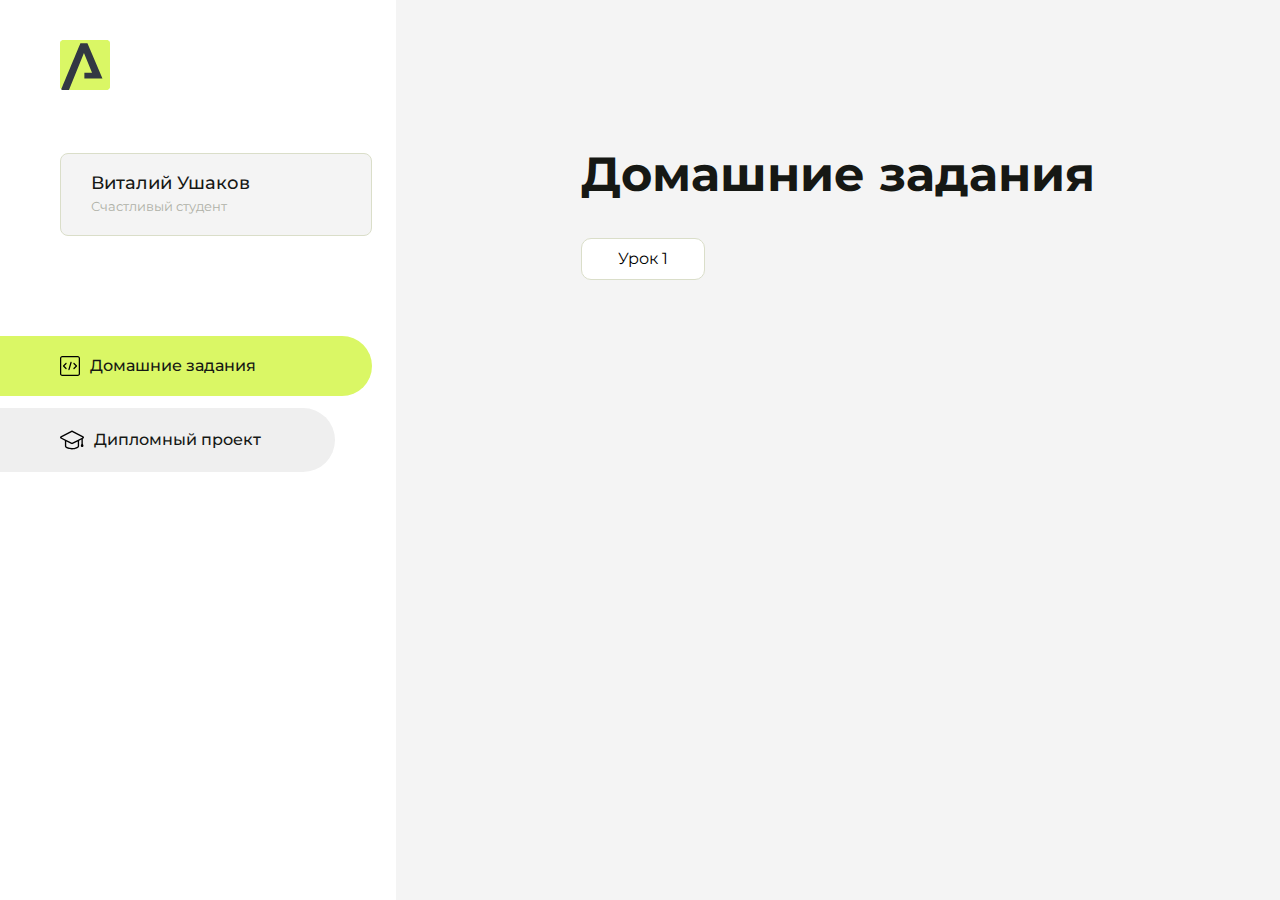
<file: index.html>
<!DOCTYPE html>
<html lang="en">
<head>
    <meta charset="UTF-8">
    <meta name="viewport" content="width=device-width, initial-scale=1.0">
    <title>Домашняя работа</title>
    <link rel="shortcut icon" href="src/logo.ico" type="image/x-icon">
    <link rel="preconnect" href="https://fonts.googleapis.com">
    <link rel="preconnect" href="https://fonts.gstatic.com" crossorigin>
    <link href="https://fonts.googleapis.com/css2?family=Montserrat:wght@400;500;700&family=Rubik:wght@500&display=swap"
          rel="stylesheet">
    <link rel="stylesheet" href="src/style.css">
</head>
<body id="body">
<div class="overlay" id="overlay"></div>
<div class="layout">
    <div class="burger" id="burger">
        <svg viewBox="0 0 24 24" fill="none" xmlns="http://www.w3.org/2000/svg">
            <g id="SVGRepo_bgCarrier" stroke-width="0"></g>
            <g id="SVGRepo_tracerCarrier" stroke-linecap="round" stroke-linejoin="round"></g>
            <g id="SVGRepo_iconCarrier">
                <path d="M4 18L20 18" stroke="#DAF765" stroke-width="2" stroke-linecap="round"></path>
                <path d="M4 12L20 12" stroke="#DAF765" stroke-width="2" stroke-linecap="round"></path>
                <path d="M4 6L20 6" stroke="#DAF765" stroke-width="2" stroke-linecap="round"></path>
            </g>
        </svg>
    </div>
    <aside class="sidebar" id="sidebar">
        <div class="sidebar__inner">
            <div class="logo">
                <svg width="50" height="50" viewBox="0 0 50 50" fill="none" xmlns="http://www.w3.org/2000/svg">
                    <g clip-path="url(#clip0_513_74730)">
                        <path d="M46.17 -0.257004H3.83C1.57281 -0.257004 -0.257 1.57281 -0.257 3.83V46.17C-0.257 48.4272 1.57281 50.257 3.83 50.257H46.17C48.4272 50.257 50.257 48.4272 50.257 46.17V3.83C50.257 1.57281 48.4272 -0.257004 46.17 -0.257004Z"
                              fill="#DAF765"/>
                        <path d="M24.375 38.4H42.461L27.441 3.1585H20.4355C20.4355 3.1585 6.7895 35.881 1.1945 49.294C2.015 50.0275 3.0945 50.257 3.6945 50.257H8.8445L23.954 13.07L32.0465 32.8285H24.375V38.4Z"
                              fill="#323843"/>
                    </g>
                    <defs>
                        <clipPath id="clip0_513_74730">
                            <rect width="50" height="50" fill="white"/>
                        </clipPath>
                    </defs>
                </svg>
            </div>
            <div class="sidebar__user">
                <div class="sidebar__name">Виталий Ушаков</div>
                <div class="sidebar__text">Счастливый студент</div>
            </div>
            <div class="sidebar__tabs">
                <div class="sidebar__item">
                    <button class="sidebar__button active" id="tasks">
                        <svg xmlns="http://www.w3.org/2000/svg" width="20" height="20" viewBox="0 0 20 20" fill="none">
                            <g clip-path="url(#clip0_704_74543)">
                                <path d="M17.7083 20H2.29167C1.0275 20 0 18.9725 0 17.7083V2.29167C0 1.0275 1.0275 0 2.29167 0H17.7083C18.9725 0 20 1.0275 20 2.29167V17.7083C20 18.9725 18.9725 20 17.7083 20ZM2.29167 1.25C1.7175 1.25 1.25 1.7175 1.25 2.29167V17.7083C1.25 18.2825 1.7175 18.75 2.29167 18.75H17.7083C18.2825 18.75 18.75 18.2825 18.75 17.7083V2.29167C18.75 1.7175 18.2825 1.25 17.7083 1.25H2.29167Z"
                                      fill="black"/>
                                <path d="M6.04167 13.125C5.88167 13.125 5.72167 13.0642 5.6 12.9417L3.1 10.4417C2.85583 10.1975 2.85583 9.80167 3.1 9.5575L5.6 7.0575C5.84417 6.81333 6.24 6.81333 6.48417 7.0575C6.72833 7.30167 6.72833 7.6975 6.48417 7.94167L4.42583 10L6.48417 12.0583C6.72833 12.3025 6.72833 12.6983 6.48417 12.9425C6.36167 13.0642 6.20167 13.125 6.04167 13.125Z"
                                      fill="black"/>
                                <path d="M8.95833 14.1667C8.9 14.1667 8.84 14.1583 8.78167 14.1417C8.45083 14.0442 8.26083 13.6967 8.35833 13.3658L10.4417 6.28251C10.5392 5.95084 10.8892 5.76417 11.2175 5.85917C11.5483 5.95667 11.7383 6.30417 11.6408 6.63501L9.5575 13.7183C9.47833 13.9908 9.22833 14.1667 8.95833 14.1667Z"
                                      fill="black"/>
                                <path d="M13.9583 13.125C13.7983 13.125 13.6383 13.0642 13.5167 12.9417C13.2725 12.6975 13.2725 12.3017 13.5167 12.0575L15.575 9.99916L13.5167 7.94083C13.2725 7.69666 13.2725 7.30083 13.5167 7.05666C13.7608 6.81249 14.1567 6.81249 14.4008 7.05666L16.9008 9.55666C17.145 9.80083 17.145 10.1967 16.9008 10.4408L14.4008 12.9408C14.2783 13.0642 14.1183 13.125 13.9583 13.125Z"
                                      fill="black"/>
                            </g>
                            <defs>
                                <clipPath id="clip0_704_74543">
                                    <rect width="20" height="20" fill="white"/>
                                </clipPath>
                            </defs>
                        </svg>
                        <span>Домашние задания</span></button>
                </div>
                <div class="sidebar__item">
                    <button class="sidebar__button" id="diplom">
                        <svg xmlns="http://www.w3.org/2000/svg" width="24" height="24" viewBox="0 0 24 24" fill="none">
                            <g clip-path="url(#clip0_704_74553)">
                                <path d="M23.2628 10.5971C23.7176 10.365 24 9.90375 24 9.39337C24 8.883 23.7176 8.42175 23.2628 8.18962L12.6135 2.75362C12.2291 2.55824 11.7705 2.55787 11.3854 2.75399L0.736875 8.19C0.282375 8.42175 0 8.883 0 9.39337C0 9.90375 0.282375 10.365 0.736875 10.5971L4.89038 12.7177V18.2074C4.89038 19.8154 8.412 21.393 12 21.393C15.5884 21.393 19.1096 19.815 19.1096 18.2074V12.7174L21.4609 11.517V15.8017L20.901 17.2305C20.7409 17.6389 20.7934 18.0994 21.0405 18.4616C21.2876 18.8246 21.6979 19.041 22.1366 19.041C22.5754 19.041 22.9852 18.8246 23.2324 18.462C23.4795 18.099 23.532 17.6385 23.3719 17.2301L22.8124 15.8021V10.827L23.2628 10.5971ZM17.7623 18.1721C17.6198 18.6375 15.3491 20.0419 12 20.0419C8.65088 20.0419 6.38025 18.6375 6.2415 18.2074V12.3037L6.23887 12.3019C6.23812 12.057 6.1065 11.8207 5.87325 11.7019L1.3515 9.39337L12 3.95737L22.6489 9.39337L12 14.8294L5.87325 11.7019C5.54063 11.5331 4.6695 11.6674 4.5 12C4.33012 12.3322 4.55813 12.5479 4.89038 12.7177L11.3857 16.0331C11.5781 16.1314 11.7889 16.1805 12 16.1805C12.2107 16.1805 12.4222 16.1314 12.6146 16.0331L17.7593 13.407L17.7623 18.1721Z"
                                      fill="black"/>
                            </g>
                            <defs>
                                <clipPath id="clip0_704_74553">
                                    <rect width="24" height="24" fill="white"/>
                                </clipPath>
                            </defs>
                        </svg>
                        <span>Дипломный проект</span></button>
                </div>
            </div>
        </div>

    </aside>
    <div class="content">
        <div class="container">
            <div class="content__block" id="tasksBlock">
                <div class="content__title">Домашние задания</div>
                <ul class="content__list">
                    <li class="content__list-item">
                        <a href="lesson1/index.html">Урок 1</a>
                    </li>
                </ul>
            </div>
            <div class="content__block hidden" id="diplomBlock">
                <div class="content__title">Дипломный проект</div>
                <div class="content__list-diplom">
                    <a href="ПАПКА-С-НОМЕРОМ-УРОКА">Ссылка на ДЗ</a>
                </div>
                <div class="content__decor">
                    <div class="content__decor-text">Давай проверим, чему ты научился!</div>
                    <div class="content__decor-img">
                        <img src="src/decor.png" alt="decor">
                    </div>
                </div>
            </div>
        </div>
    </div>
</div>
<script src="src/index.js"></script>
</body>
</html>
</file>
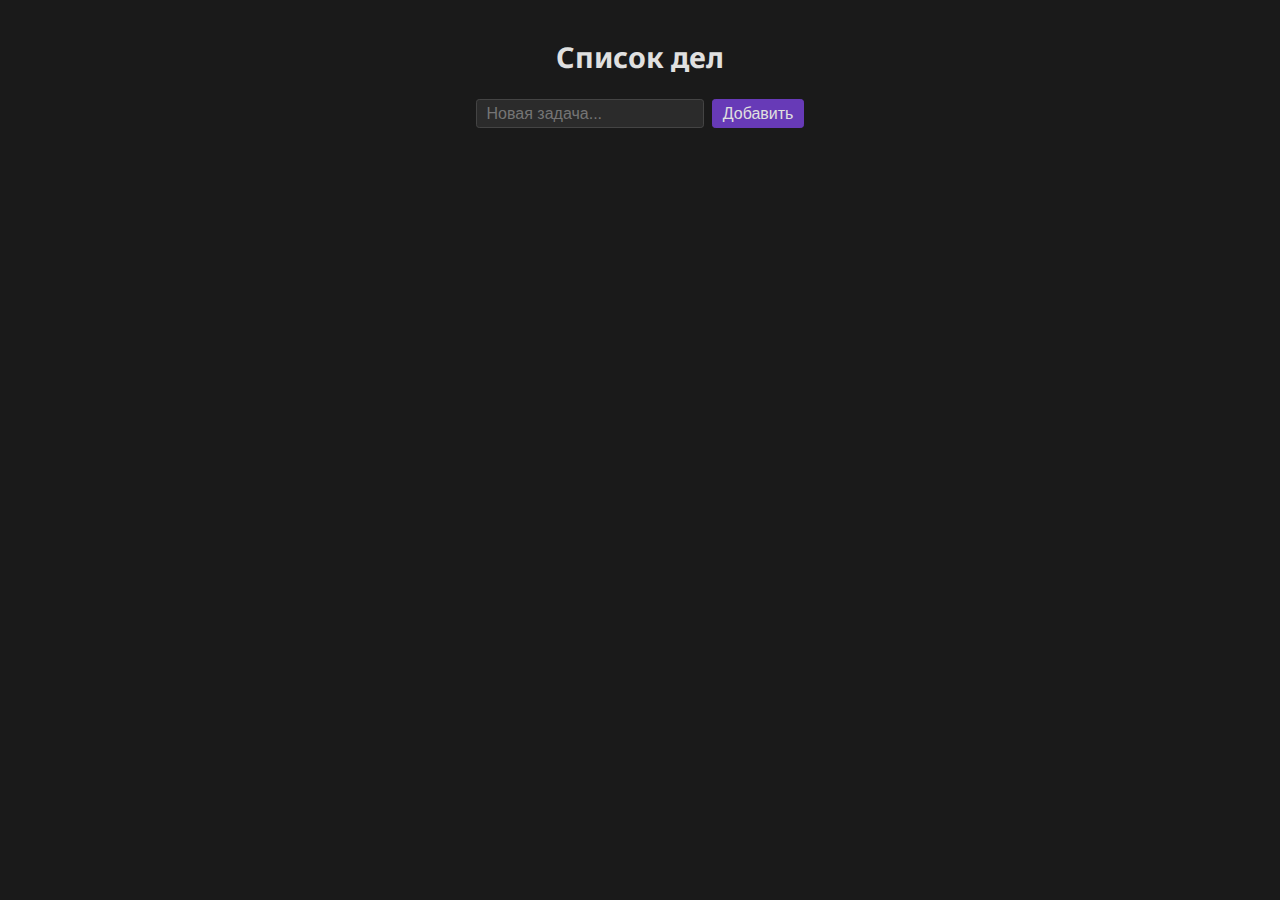
<file: Java_script-10/index.html>
<!DOCTYPE html>
<html lang="ru">

<head>
    <meta charset="UTF-8" />
    <meta name="viewport" content="width=device-width, initial-scale=1.0" />
    <title>Todo</title>
    <link rel="stylesheet" href="./css/main.css" />
    <script defer src="./js/main.js"></script>
</head>

<body>
    <div class="app">
        <h1 class="title">Список дел</h1>
        <form class="form">
            <input class="input" type="text" name="new-todo" placeholder="Новая задача..." autocomplete="off"
                required />
            <button class="button-create button">Добавить</button>
        </form>
        <ul class="todos">
        </ul>
    </div>
</body>

</html>
</file>
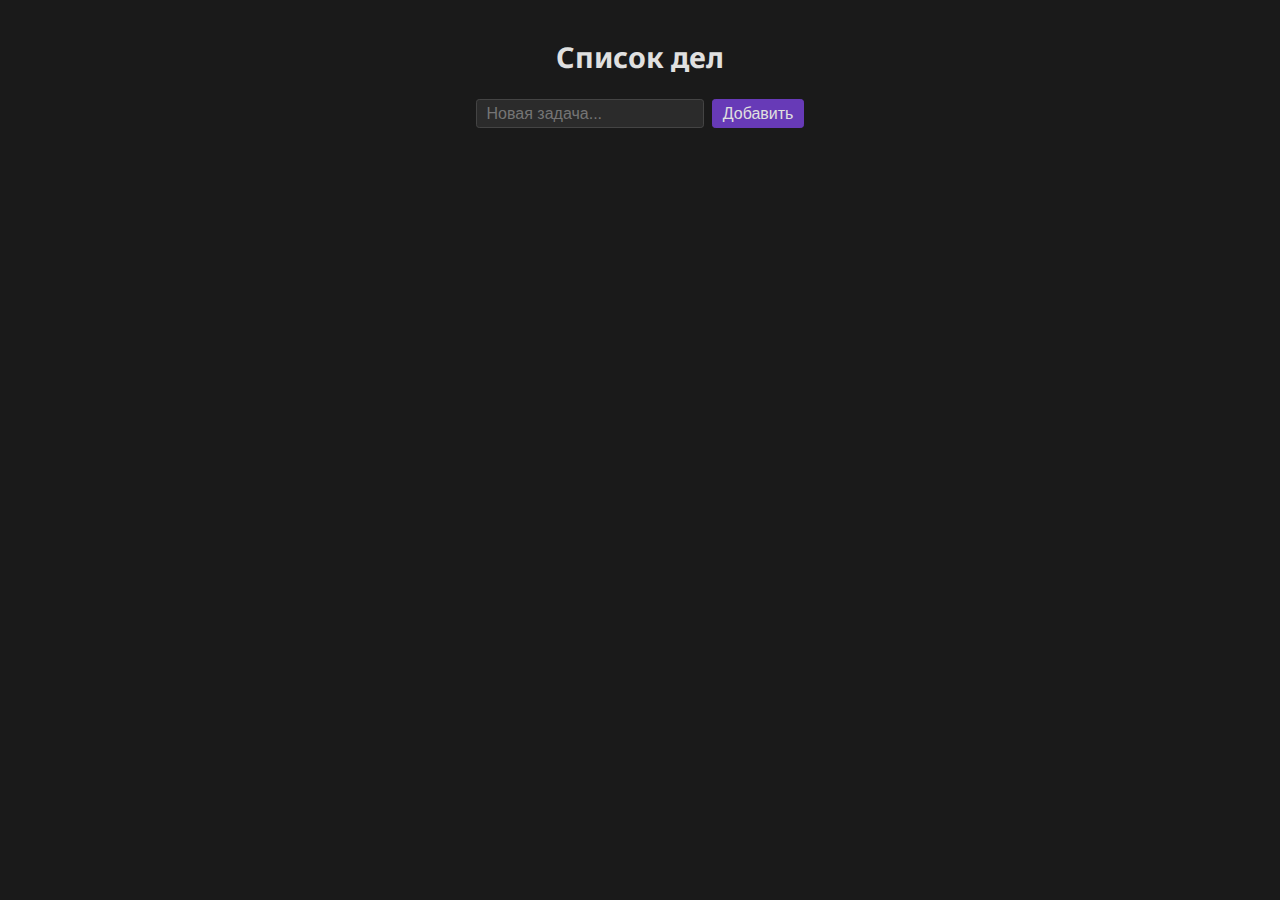
<file: Java_script-11/index.html>
<!DOCTYPE html>
<html lang="ru">

<head>
    <meta charset="UTF-8" />
    <meta name="viewport" content="width=device-width, initial-scale=1.0" />
    <title>Todo</title>
    <link rel="stylesheet" href="./css/main.css" />
    <script defer src="./js/main.js" type="module"></script>
</head>

<body>
    <div class="app">
        <h1 class="title">Список дел</h1>
        <form class="form">
            <input class="input" type="text" name="new-todo" placeholder="Новая задача..." autocomplete="off"
                required />
            <button class="button-create button">Добавить</button>
        </form>
        <ul class="todos">
        </ul>
    </div>
</body>

</html>
</file>
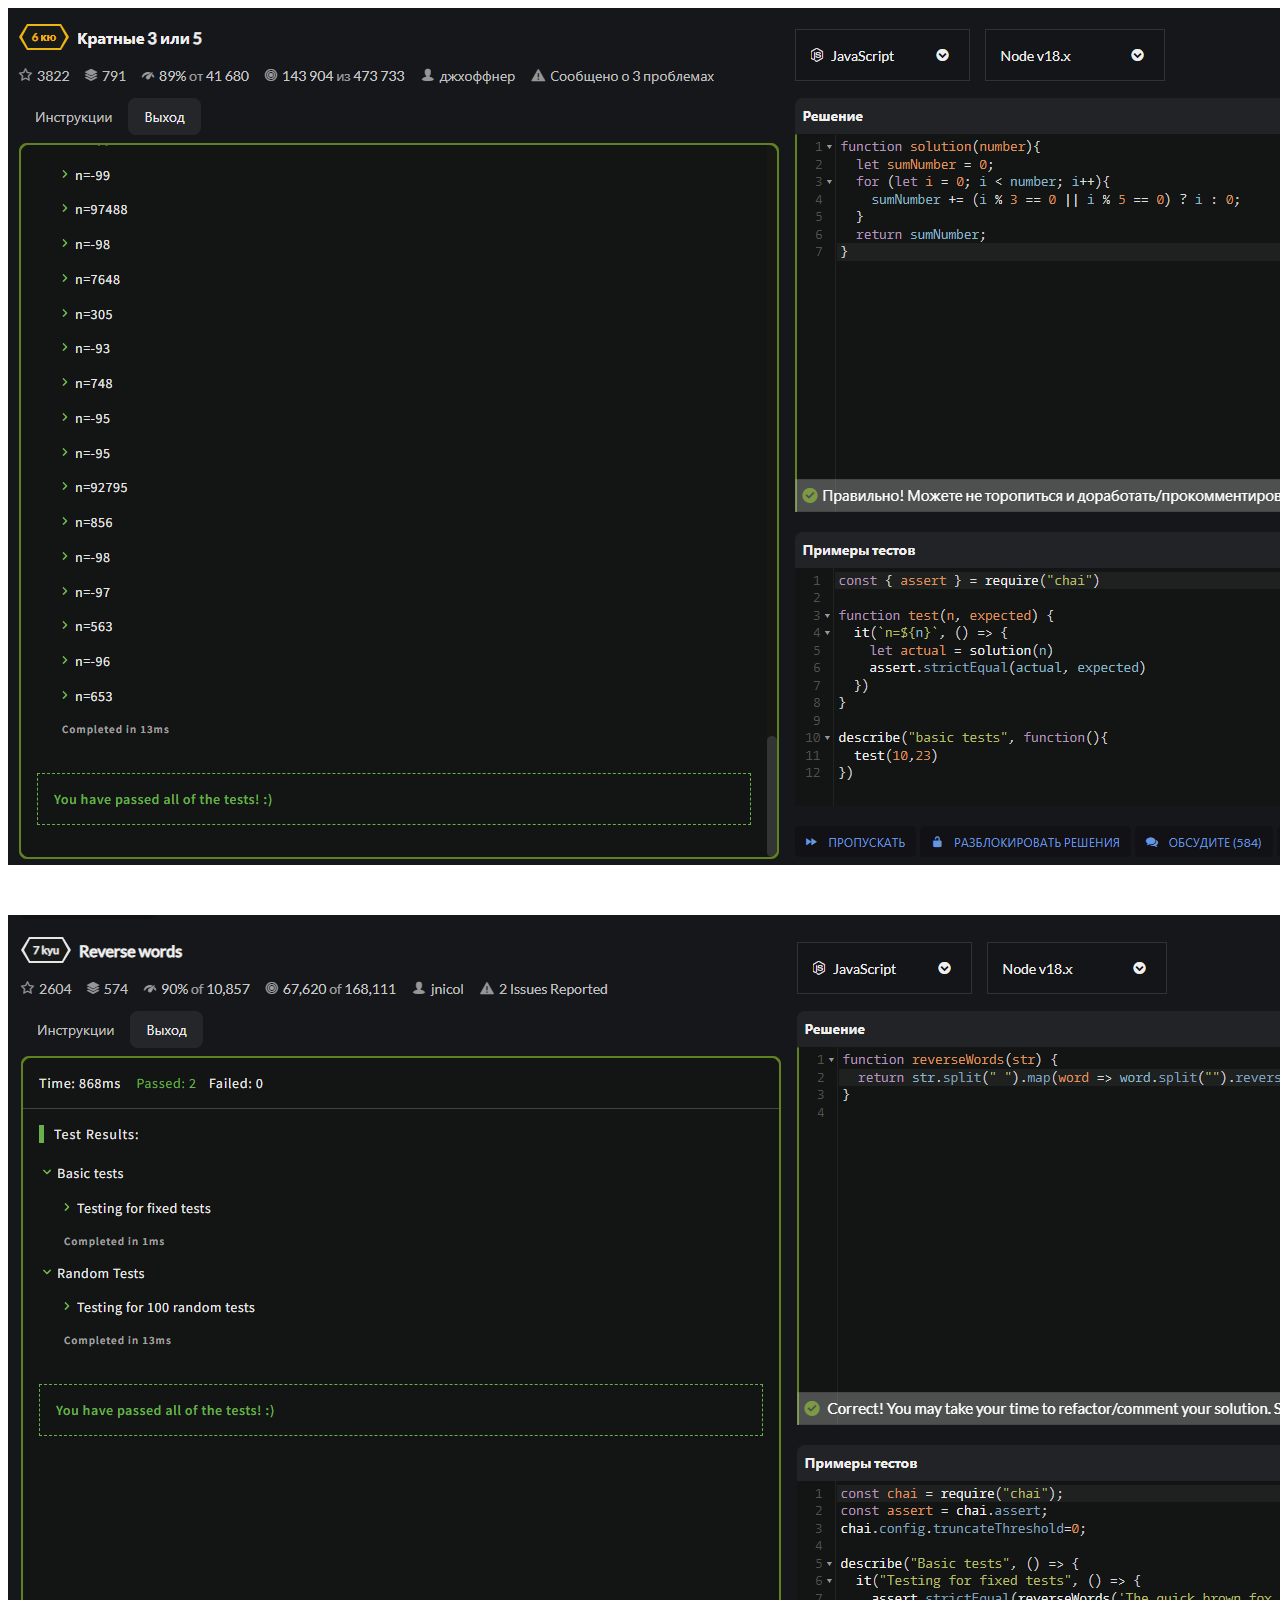
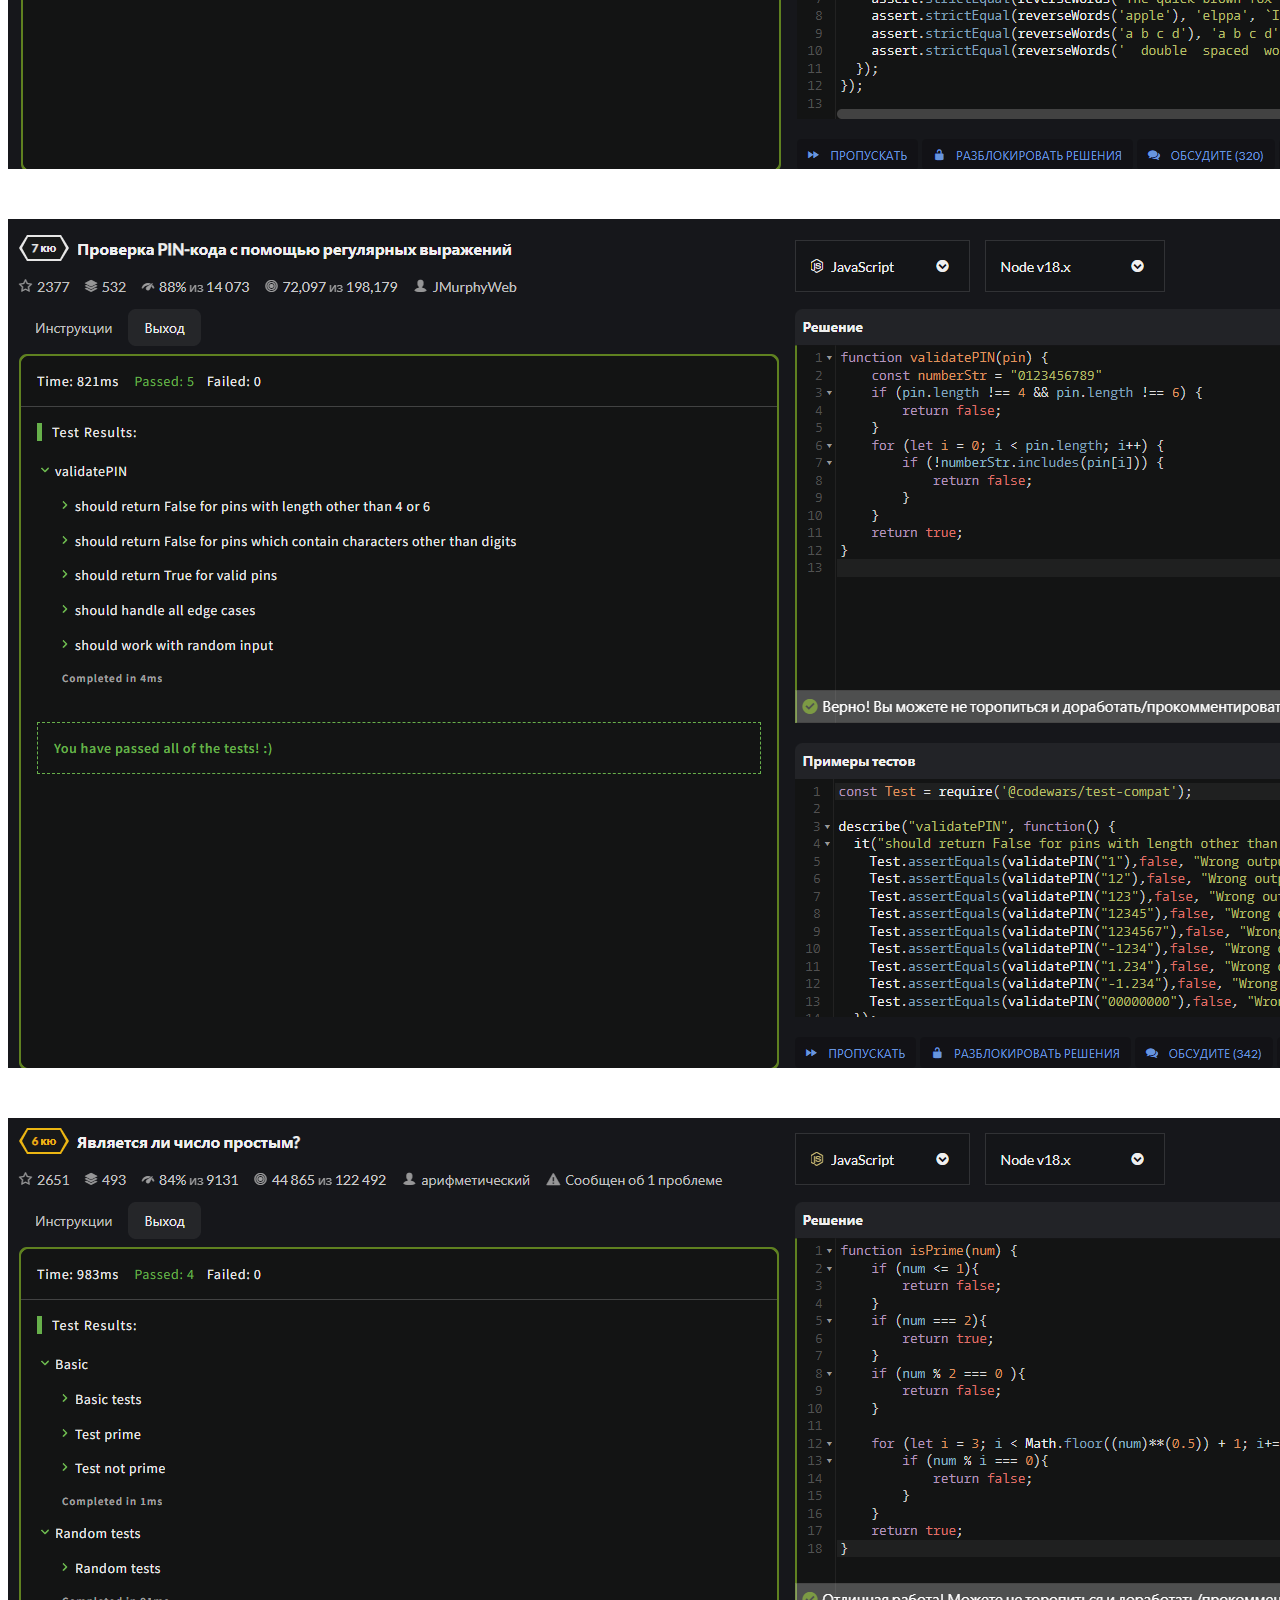
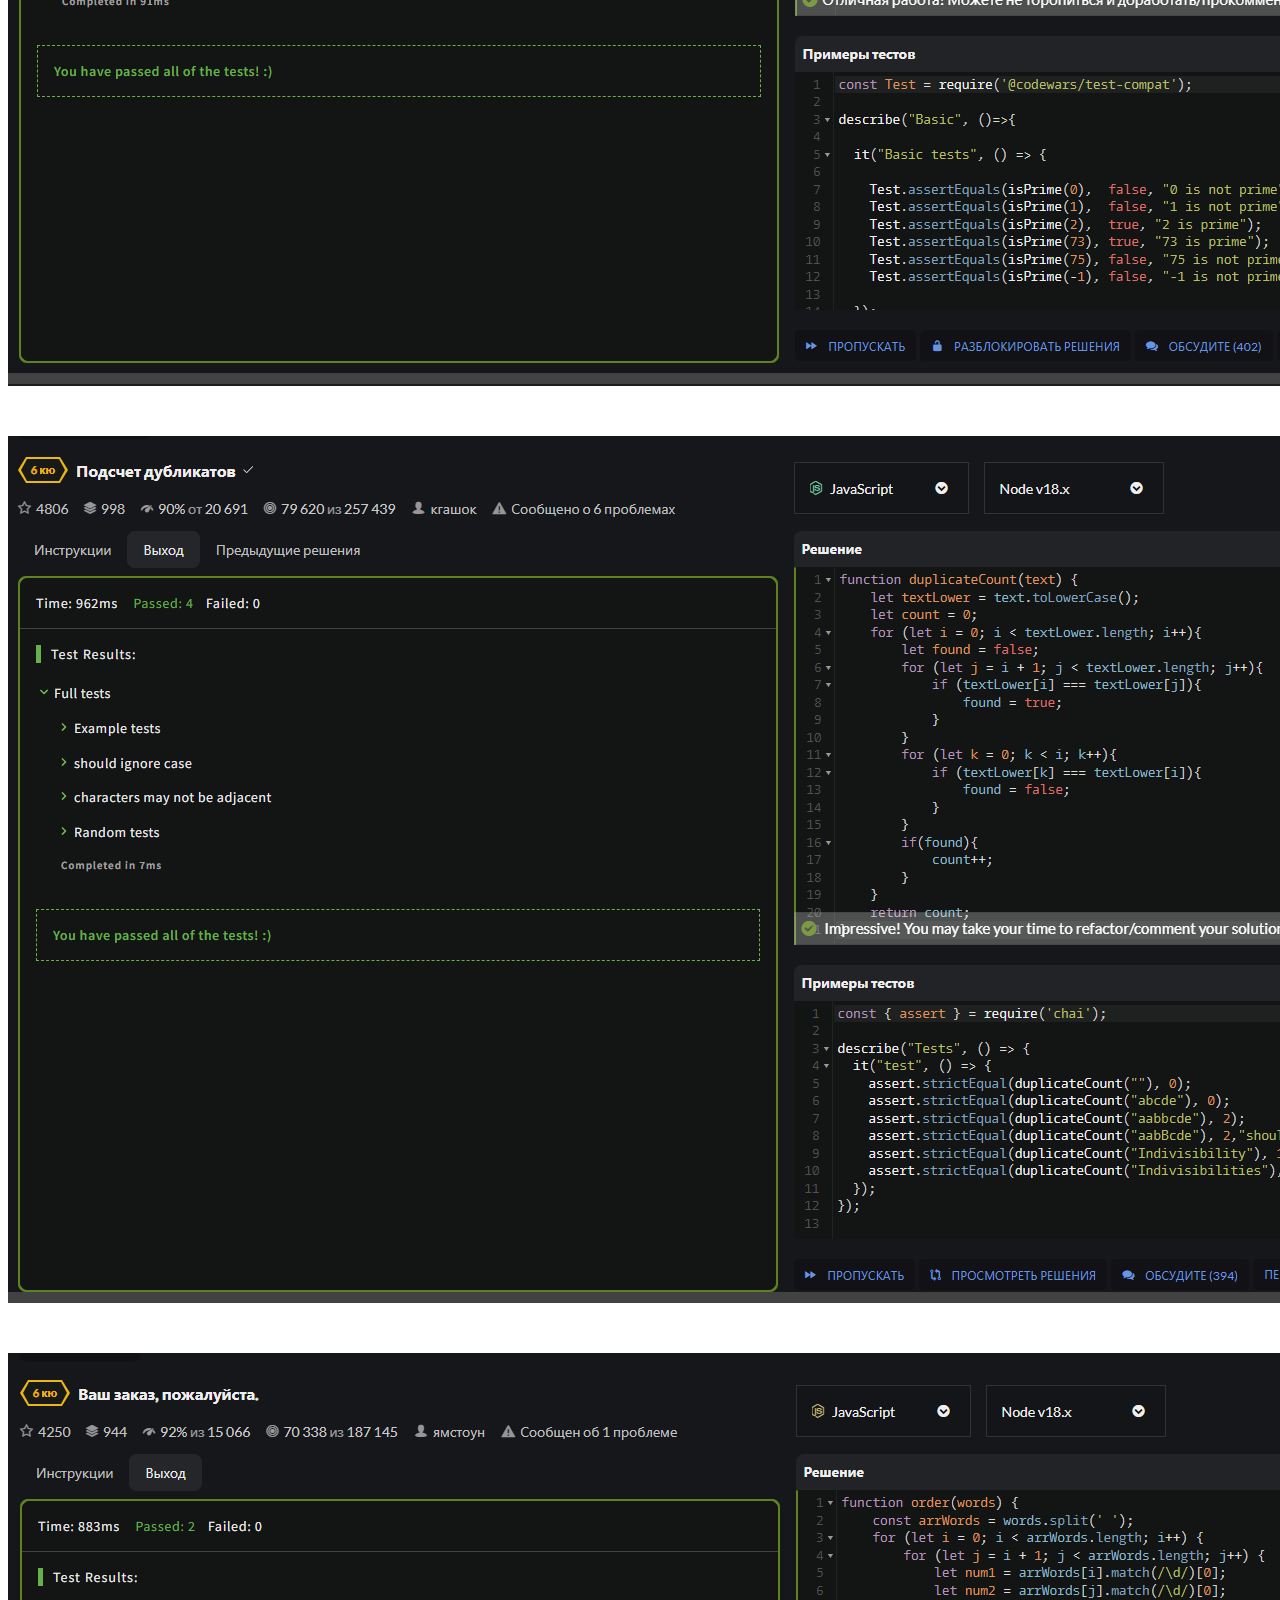
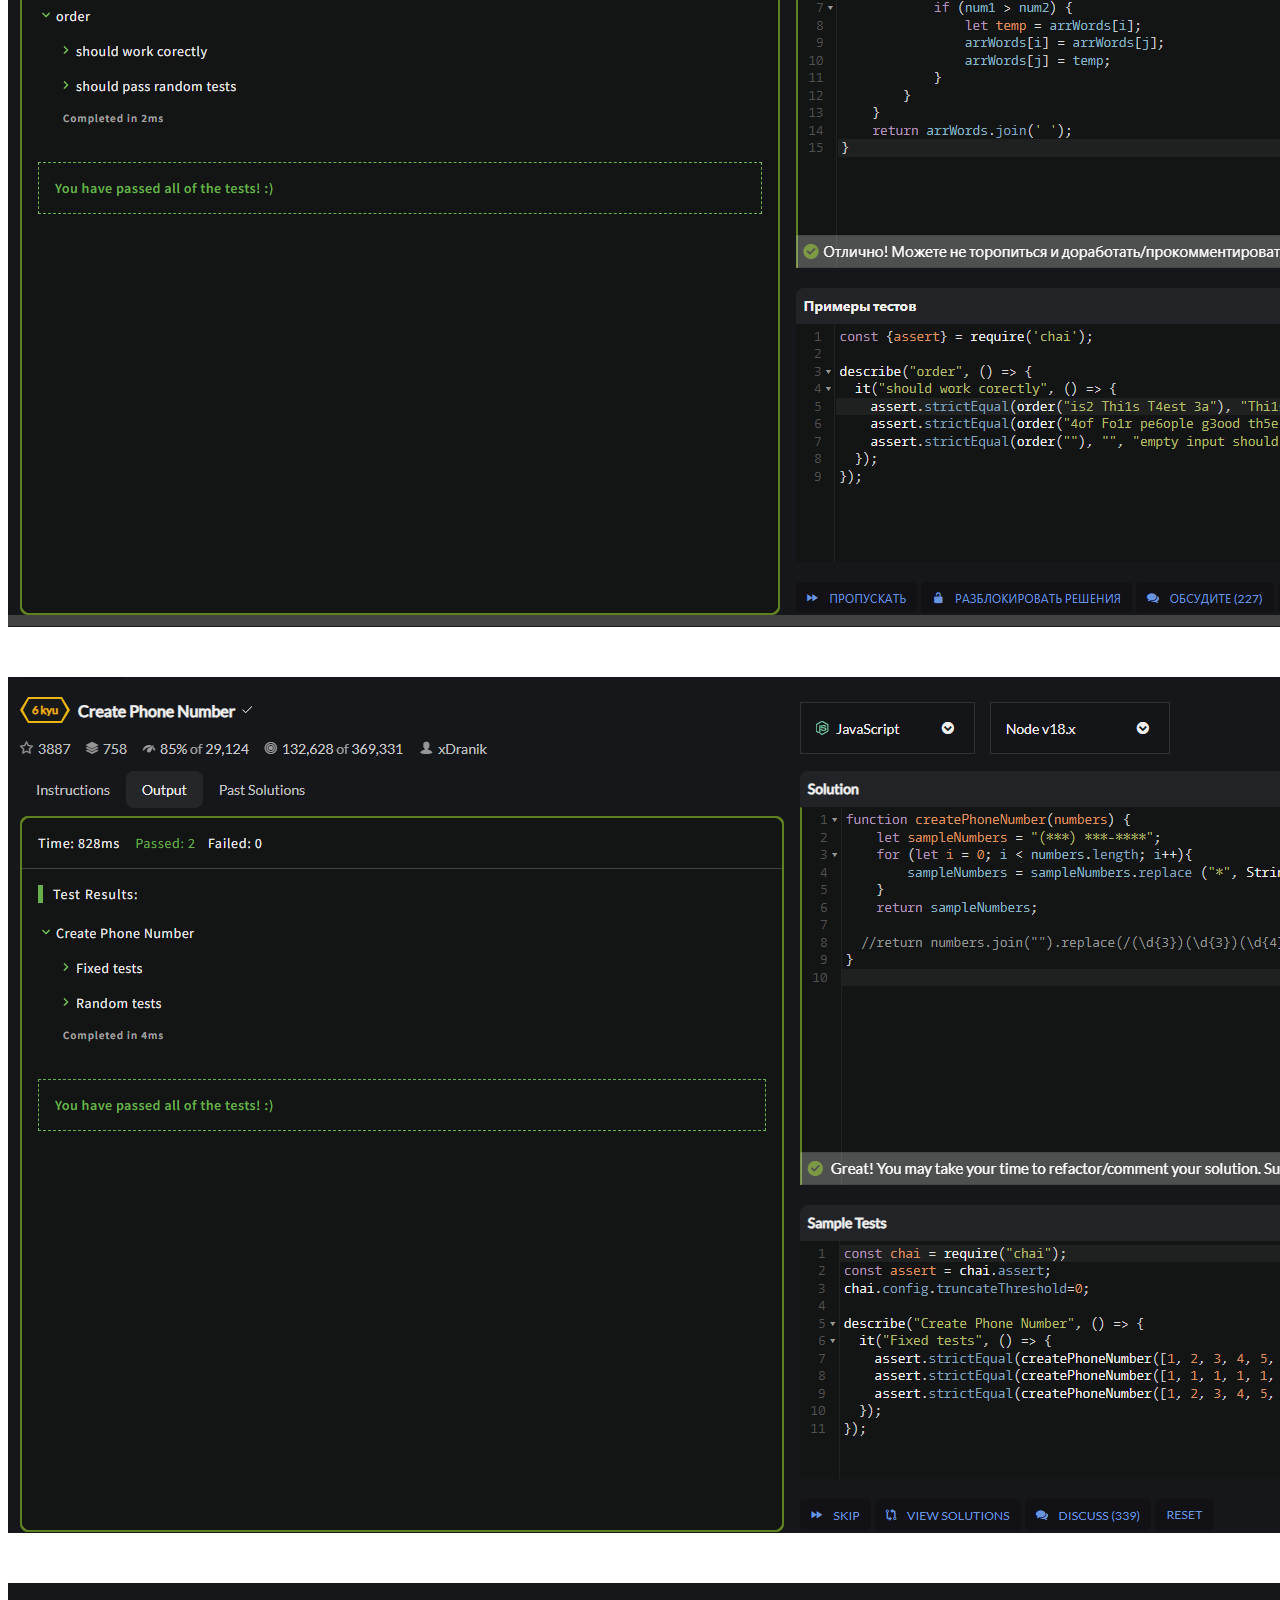
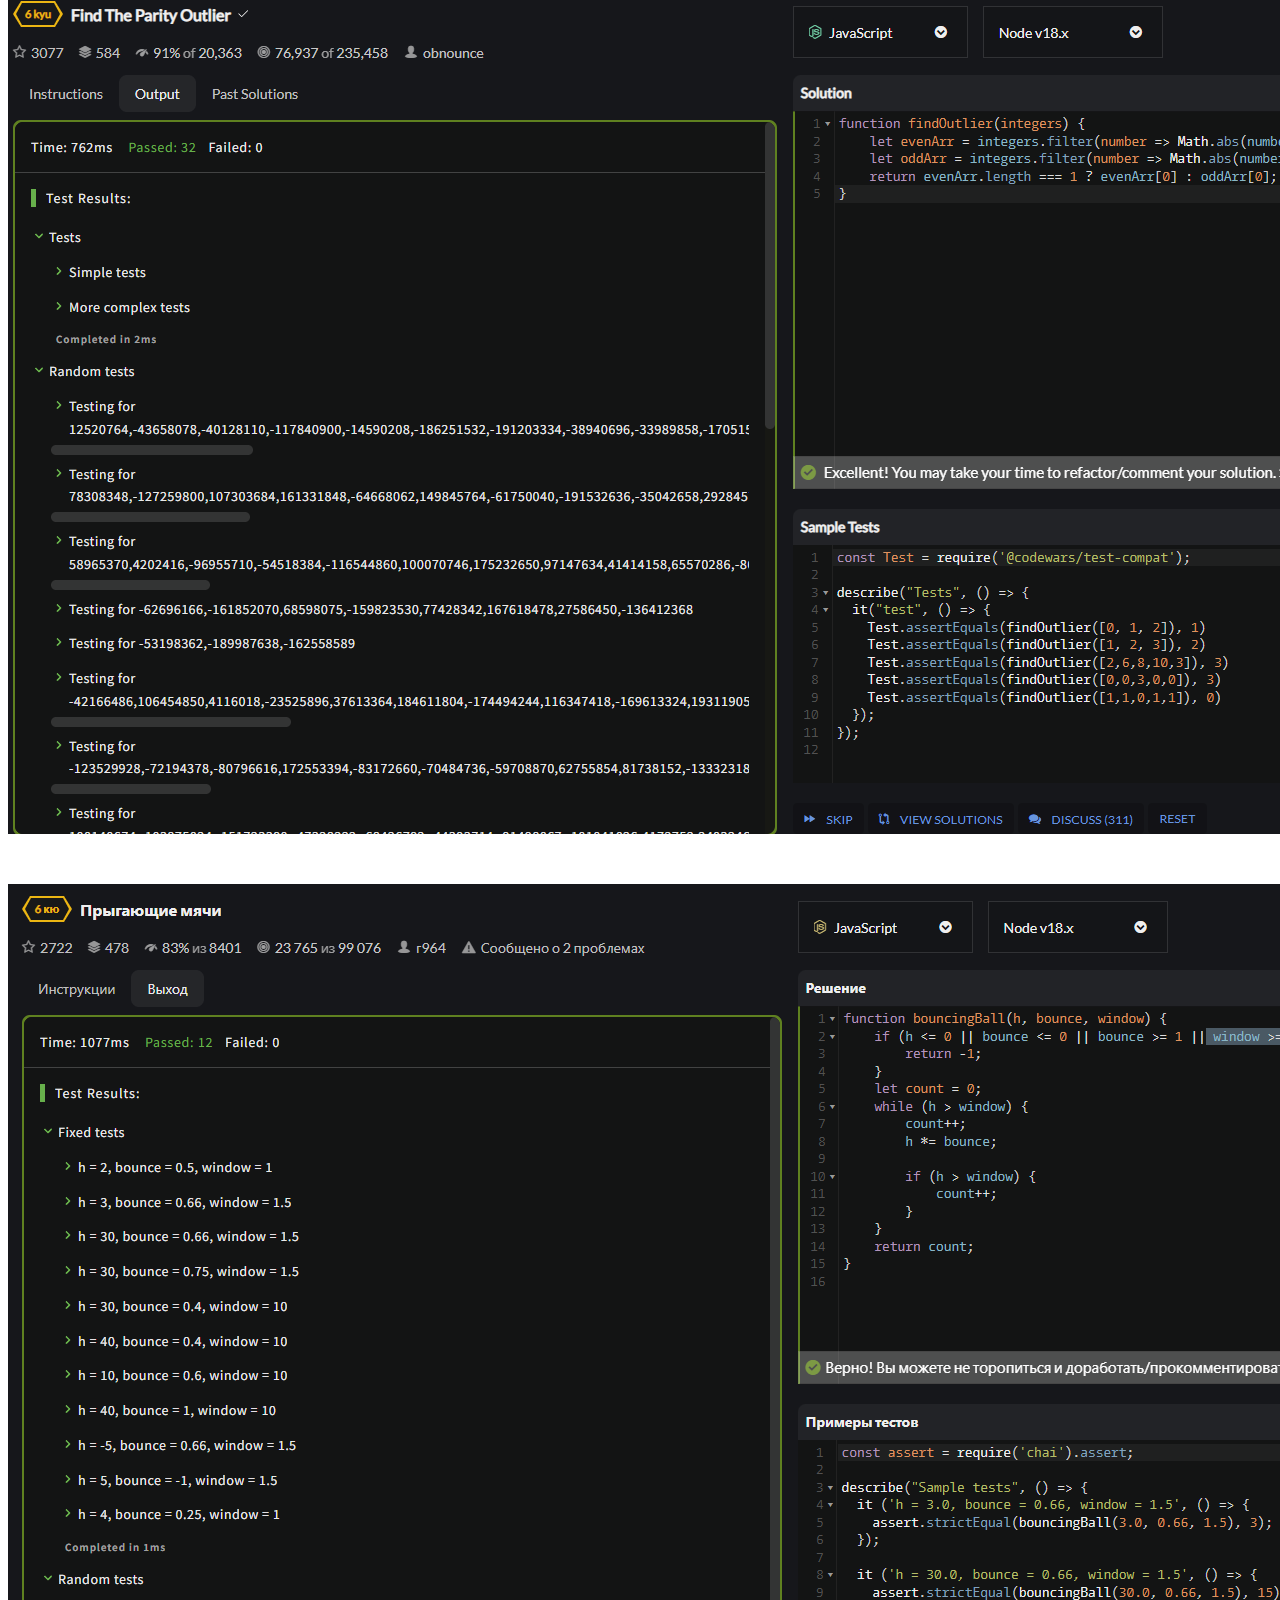
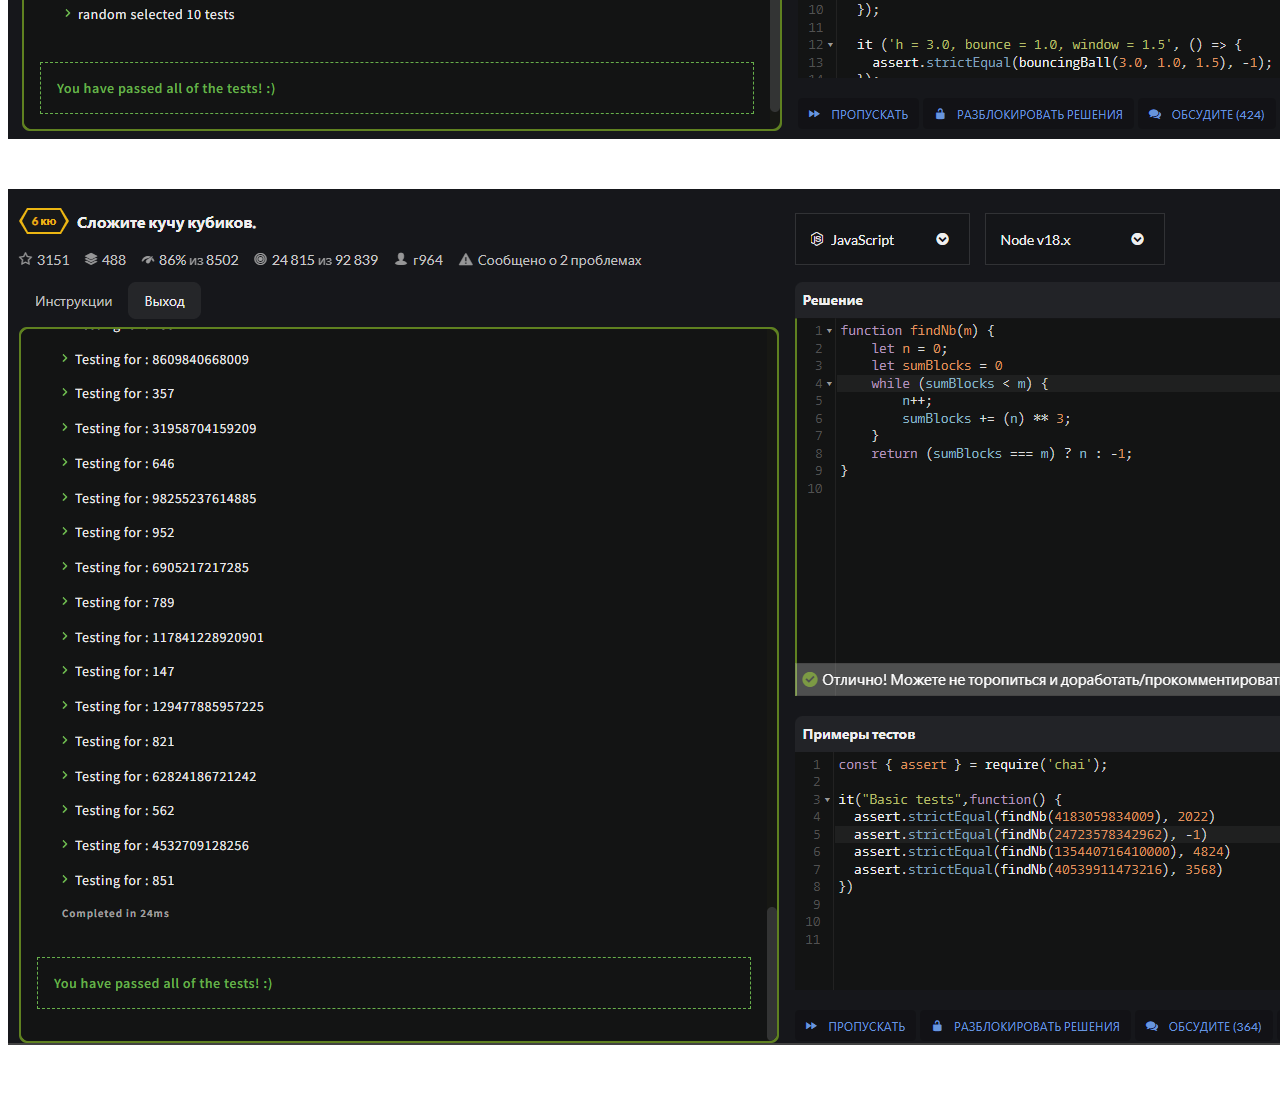
<file: Java_script-7/index.html>
<DOCTYPE html>
    <html lang="en">

    <head>
        <meta charset="UTF-8">
        <meta name="viewport" content="width=device-width, initial-scale=1.0">
        <link rel="stylesheet" href="style.css">
        <title>Document</title>
    </head>

    <body>
        <img class="block" src="./icons/Задача-1.png" alt="">
        <img class="block" src="./icons/Задача-2.png" alt="">
        <img class="block" src="./icons/Задача-3.png" alt="">
        <img class="block" src="./icons/Задача-4.png" alt="">
        <img class="block" src="./icons/Задача-5.png" alt="">
        <img class="block" src="./icons/Задача-6.png" alt="">
        <img class="block" src="./icons/Задача-7.png" alt="">
        <img class="block" src="./icons/Задача-8.png" alt="">
        <img class="block" src="./icons/Задача-9.png" alt="">
        <img class="block" src="./icons/Задача-10.png" alt="">
    </body>

    </html>
</file>
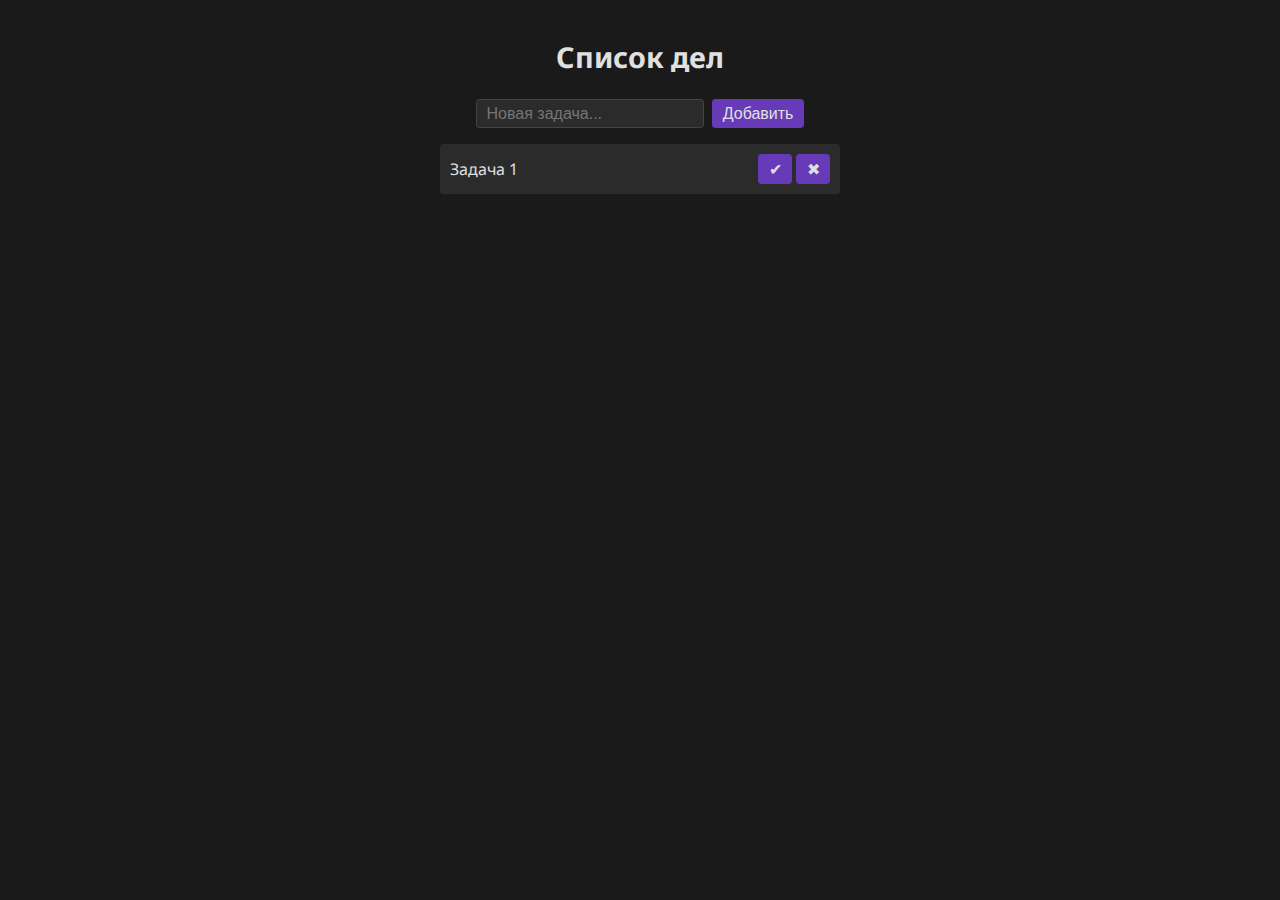
<file: Java_script-9/index.html>
<!DOCTYPE html>
<html lang="ru">

<head>
    <meta charset="UTF-8" />
    <meta name="viewport" content="width=device-width, initial-scale=1.0" />
    <title>Todo</title>
    <link rel="stylesheet" href="./css/main.css" />
    <script defer src="./js/main.js"></script>
</head>

<body>
    <div class="app">
        <h1 class="title">Список дел</h1>
        <form class="form">
            <input class="input" type="text" name="new-todo" placeholder="Новая задача..." autocomplete="off"
                required />
            <button class="button-create button">Добавить</button>
        </form>
        <ul class="todos">
            <li class="todo">
                <div class="todo-text">Задача 1</div>
                <div class="todo-actions">
                    <button class="button-complete button">&#10004;</button>
                    <button class="button-delete button">&#10006;</button>
                </div>
            </li>
        </ul>
    </div>
</body>

</html>
</file>
<file: src/style.css>
*{padding: 0;margin: 0;border: 0;}
*,*:before,*:after{-webkit-box-sizing: border-box;box-sizing: border-box;}
:focus,:active{outline: none;}
a:focus,a:active{outline: none;}
nav,footer,header,aside{display: block;}
html,body{
    height:100%;width:100%;
    font-size:100%;line-height:1;-ms-text-size-adjust:100%;-moz-text-size-adjust:100%;-webkit-text-size-adjust:100%;}
input,button,textarea{font-family:inherit;}
input::-ms-clear{display: none;}
button{cursor: pointer;}
button::-moz-focus-inner{padding:0;border:0;}
a,a:visited{text-decoration: none;}
a:hover{text-decoration: none;}
ul li{list-style: none;}
img{vertical-align: top;}
h1,h2,h3,h4,h5,h6{font-size:inherit;font-weight: inherit;}
a{color:inherit;}



body {
    font-family: "Montserrat",SansSerif;
    color: black;
}

body.overflow {
    overflow: hidden;
}



.layout {
    display: -webkit-box;
    display: -ms-flexbox;
    display: flex;
    min-height: 100vh;
}

.sidebar {
    padding: 40px 24px 40px 0;
    -ms-flex-negative: 0;
    flex-shrink: 0;
    background-color: white;
}



.content {
    -webkit-box-flex: 1;
    -ms-flex-positive: 1;
    flex-grow: 1;
    background-color: #F4F4F4;
}

.container {
    display: -webkit-box;
    display: -ms-flexbox;
    display: flex;
    -webkit-box-orient: vertical;
    -webkit-box-direction: normal;
    -ms-flex-direction: column;
    flex-direction: column;
    -webkit-box-pack: center;
    -ms-flex-pack: center;
    justify-content: center;
    -webkit-box-align: center;
    -ms-flex-align: center;
    align-items: center;
    padding: 150px 60px 80px 60px;
}


.logo {
    margin-left: 60px;
    margin-bottom: 60px;
}

.sidebar__user {
    background-color: #F4F4F4;
    padding: 20px 30px;
    margin-left: 60px;
    margin-bottom: 100px;
    border-radius: 8px;
    border: 1px solid #DADEC9;
}

.sidebar__name {
    color:#161814;
    font-size: 18px;
    font-weight: 500;
    margin-bottom: 6px;
}

.sidebar__text {
    color: #AFB1A7;
    font-size: 13px;
    font-weight: 400;
    line-height: 130%; /* 16.9px */
}

.sidebar__item {
    width: 372px;
}

.sidebar__button {
    display: -webkit-box;
    display: -ms-flexbox;
    display: flex;
    -webkit-box-align: center;
    -ms-flex-align: center;
    align-items: center;
    gap: 10px;
    padding: 20px 60px;
    margin-bottom: 12px;
    border-radius: 0px 100px 100px 0px;
    -webkit-transition: all .5s;
    -o-transition: all .5s;
    transition: all .5s;
    cursor: pointer;
    width: 90%;
    color:#161814;
    font-size: 16px;
    font-weight: 500;
}

.sidebar__button.active , .sidebar__button:hover {
    width: 100%;
    background-color: #DAF765;
}


.content__title {
    color: #161814;
    font-size: 48px;
    font-weight: 700;
    margin-bottom: 40px;
}

.content__list {
    display: -webkit-box;
    display: -ms-flexbox;
    display: flex;
    -webkit-box-align: center;
    -ms-flex-align: center;
    align-items: center;
    -ms-flex-wrap: wrap;
    flex-wrap: wrap;
    gap: 20px;
}



.content__list-item  {
    cursor: pointer;
    padding: 12px 18px;
    background-color: #fff;
    border-radius: 10px;
    border: 1px solid #DADEC9;
    -webkit-transition: all .3s;
    -o-transition: all .3s;
    transition: all .3s;
}

.content__list-item:hover,.content__list-diplom:hover {
    background-color: #AFB1A7;
}

li a {
    padding: 12px 18px;

}


.content__list-diplom {
    -webkit-transition: all .3s;
    -o-transition: all .3s;
    transition: all .3s;
    display: inline-block;
    padding: 12px 18px;
    background-color: #fff;
    border-radius: 10px;
    border: 1px solid #DADEC9;
}

.content__decor {
    display: -webkit-box;
    display: -ms-flexbox;
    display: flex;
    -webkit-box-align: center;
    -ms-flex-align: center;
    align-items: center;
}

.content__decor-text {
    color:#BEDD44;
    font-size: 36px;
    font-weight: 700;
    line-height: 110%; /* 39.6px */
}

.content__block {
    max-width: 1200px;
}

.content__block.hidden {
    display: none;
}

.content__decor-img img{
    width: 100%;
}

.burger {
    display: none;
    padding: 5px;
    position: fixed;
    top: 3%;
    right: 7%;
    width: 40px;
    height: 40px;
    background-color: #161814;
    border-radius: 50%;
    z-index: 10;
    border: 1px solid #DAF765;
}

@media (max-width: 768px) {
    .burger {
        display: block;
    }

    .sidebar {
        -webkit-transition: all .3s;
        -o-transition: all .3s;
        transition: all .3s;
        -webkit-transform: translateX(-100%);
        -ms-transform: translateX(-100%);
        transform: translateX(-100%);
        position: fixed;
        top: 0;
        left: 0;
        bottom: 0;
        z-index: 5;
    }

    .sidebar.show {
        -webkit-transform: translateX(0%);
        -ms-transform: translateX(0%);
        transform: translateX(0%);
    }

    .overlay {
        opacity: 0;
        pointer-events: none;
        -webkit-transition: all .3s;
        -o-transition: all .3s;
        transition: all .3s;
        position: absolute;
        top: 0;
        right: 0;
        left: 0;
        bottom: 0;
        z-index: 3;
        background-color: #000000e0;
    }

    .overlay.show {
        opacity: 1;
        pointer-events: all;
    }

    .container {
        padding: 40px 20px;
        min-height: 100%;
    }

    .content__decor {
        margin-top: 20px;
        -webkit-box-orient: vertical;
        -webkit-box-direction: normal;
        -ms-flex-direction: column;
        flex-direction: column;
    }
}

@media (max-width: 400px) {
    .sidebar__user {
        margin-left: 0;
    }
}
</file>
<file: Java_script-10/css/main.css>
@import url('https://fonts.googleapis.com/css2?family=Noto+Sans:ital,wght@0,100..900;1,100..900&display=swap');

:root {
	--background-color: #1a1a1a;
	--card-background: #2b2b2b;
	--text-color: #e0e0e0;
	--accent-color: #673ab7;
	--border-color: #444444;
	--border-radius: 0.2rem;
}

html {
	font-family: 'Noto Sans', sans-serif;
	color: var(--text-color);
	background-color: var(--background-color);
	line-height: 1.2;
}

*,
*::before,
*::after {
	box-sizing: border-box;
}

ul {
	list-style: none;
	margin: 0;
	padding: 0;
}

body {
	min-height: 90dvh;
	padding: 1rem;
	margin: 0;
	min-width: 360px;
}

.app {
	display: flex;
	flex-direction: column;
	align-items: center;
}

.title {
	font-size: 1.8rem;
	padding: 0.3rem 0;
}

.form {
	display: flex;
	max-width: 30rem;
	align-items: center;
	gap: 0.5rem;
	margin-bottom: 1rem;
}

.input {
	font-size: 1rem;
	padding: 0.3rem 0.6rem;
	color: var(--text-color);
	background-color: var(--card-background);
	border: 1px solid var(--border-color);
	border-radius: var(--border-radius);
	outline: none;
	height: 100%;
}

.input:focus {
	border-color: var(--accent-color);
}

.button {
	font-size: 1rem;
	color: var(--text-color);
	background-color: var(--accent-color);
	border: 1px solid var(--accent-color);
	border-radius: var(--border-radius);
	padding: 0.3rem 0.6rem;
	transition: opacity 0.2s;
	outline: none;
	cursor: pointer;
}

.button:not(:disabled):focus-visible {
	outline: 1px solid var(--accent-color);
	outline-offset: 2px;
}

.button:disabled {
	opacity: 0.8;
	cursor: not-allowed;
}

@media (any-hover: hover) {
	.button:not(:disabled):hover {
		opacity: 0.85;
	}
}

.todos {
	max-width: 25rem;
	width: 100%;
}

.todo {
	display: flex;
	align-items: center;
	justify-content: space-between;
	gap: 1rem;
	width: 100%;
	padding: 0.6rem;
	margin-bottom: 0.6rem;
	border-radius: var(--border-radius);
	background-color: var(--card-background);
}

.todo:last-child {
	margin-bottom: 0;
}

.todo.completed {
	opacity: 0.7;
}

.todo.completed .todo-text {
	text-decoration: line-through;
}

.todo-actions {
	display: flex;
	gap: 0.25rem;
	flex-shrink: 0;
}
</file>
<file: Java_script-11/css/main.css>
@import url('https://fonts.googleapis.com/css2?family=Noto+Sans:ital,wght@0,100..900;1,100..900&display=swap');

:root {
	--background-color: #1a1a1a;
	--card-background: #2b2b2b;
	--text-color: #e0e0e0;
	--accent-color: #673ab7;
	--border-color: #444444;
	--border-radius: 0.2rem;
}

html {
	font-family: 'Noto Sans', sans-serif;
	color: var(--text-color);
	background-color: var(--background-color);
	line-height: 1.2;
}

*,
*::before,
*::after {
	box-sizing: border-box;
}

ul {
	list-style: none;
	margin: 0;
	padding: 0;
}

body {
	min-height: 90dvh;
	padding: 1rem;
	margin: 0;
	min-width: 360px;
}

.app {
	display: flex;
	flex-direction: column;
	align-items: center;
}

.title {
	font-size: 1.8rem;
	padding: 0.3rem 0;
}

.form {
	display: flex;
	max-width: 30rem;
	align-items: center;
	gap: 0.5rem;
	margin-bottom: 1rem;
}

.input {
	font-size: 1rem;
	padding: 0.3rem 0.6rem;
	color: var(--text-color);
	background-color: var(--card-background);
	border: 1px solid var(--border-color);
	border-radius: var(--border-radius);
	outline: none;
	height: 100%;
}

.input:focus {
	border-color: var(--accent-color);
}

.button {
	font-size: 1rem;
	color: var(--text-color);
	background-color: var(--accent-color);
	border: 1px solid var(--accent-color);
	border-radius: var(--border-radius);
	padding: 0.3rem 0.6rem;
	transition: opacity 0.2s;
	outline: none;
	cursor: pointer;
}

.button:not(:disabled):focus-visible {
	outline: 1px solid var(--accent-color);
	outline-offset: 2px;
}

.button:disabled {
	opacity: 0.8;
	cursor: not-allowed;
}

@media (any-hover: hover) {
	.button:not(:disabled):hover {
		opacity: 0.85;
	}
}

.todos {
	max-width: 25rem;
	width: 100%;
}

.todo {
	display: flex;
	align-items: center;
	justify-content: space-between;
	gap: 1rem;
	width: 100%;
	padding: 0.6rem;
	margin-bottom: 0.6rem;
	border-radius: var(--border-radius);
	background-color: var(--card-background);
}

.todo:last-child {
	margin-bottom: 0;
}

.todo.completed {
	opacity: 0.7;
}

.todo.completed .todo-text {
	text-decoration: line-through;
}

.todo-actions {
	display: flex;
	gap: 0.25rem;
	flex-shrink: 0;
}
</file>
<file: Java_script-7/style.css>
.block{
    margin-bottom: 50px;
}
</file>
<file: Java_script-9/css/main.css>
@import url('https://fonts.googleapis.com/css2?family=Noto+Sans:ital,wght@0,100..900;1,100..900&display=swap');

:root {
	--background-color: #1a1a1a;
	--card-background: #2b2b2b;
	--text-color: #e0e0e0;
	--accent-color: #673ab7;
	--border-color: #444444;
	--border-radius: 0.2rem;
}

html {
	font-family: 'Noto Sans', sans-serif;
	color: var(--text-color);
	background-color: var(--background-color);
	line-height: 1.2;
}

*,
*::before,
*::after {
	box-sizing: border-box;
}

ul {
	list-style: none;
	margin: 0;
	padding: 0;
}

body {
	min-height: 90dvh;
	padding: 1rem;
	margin: 0;
	min-width: 360px;
}

.app {
	display: flex;
	flex-direction: column;
	align-items: center;
}

.title {
	font-size: 1.8rem;
	padding: 0.3rem 0;
}

.form {
	display: flex;
	max-width: 30rem;
	align-items: center;
	gap: 0.5rem;
	margin-bottom: 1rem;
}

.input {
	font-size: 1rem;
	padding: 0.3rem 0.6rem;
	color: var(--text-color);
	background-color: var(--card-background);
	border: 1px solid var(--border-color);
	border-radius: var(--border-radius);
	outline: none;
	height: 100%;
}

.input:focus {
	border-color: var(--accent-color);
}

.button {
	font-size: 1rem;
	color: var(--text-color);
	background-color: var(--accent-color);
	border: 1px solid var(--accent-color);
	border-radius: var(--border-radius);
	padding: 0.3rem 0.6rem;
	transition: opacity 0.2s;
	outline: none;
	cursor: pointer;
}

.button:not(:disabled):focus-visible {
	outline: 1px solid var(--accent-color);
	outline-offset: 2px;
}

.button:disabled {
	opacity: 0.8;
	cursor: not-allowed;
}

@media (any-hover: hover) {
	.button:not(:disabled):hover {
		opacity: 0.85;
	}
}

.todos {
	max-width: 25rem;
	width: 100%;
}

.todo {
	display: flex;
	align-items: center;
	justify-content: space-between;
	gap: 1rem;
	width: 100%;
	padding: 0.6rem;
	margin-bottom: 0.6rem;
	border-radius: var(--border-radius);
	background-color: var(--card-background);
}

.todo:last-child {
	margin-bottom: 0;
}

.todo.completed {
	opacity: 0.7;
}

.todo.completed .todo-text {
	text-decoration: line-through;
}

.todo-actions {
	display: flex;
	gap: 0.25rem;
	flex-shrink: 0;
}
</file>
